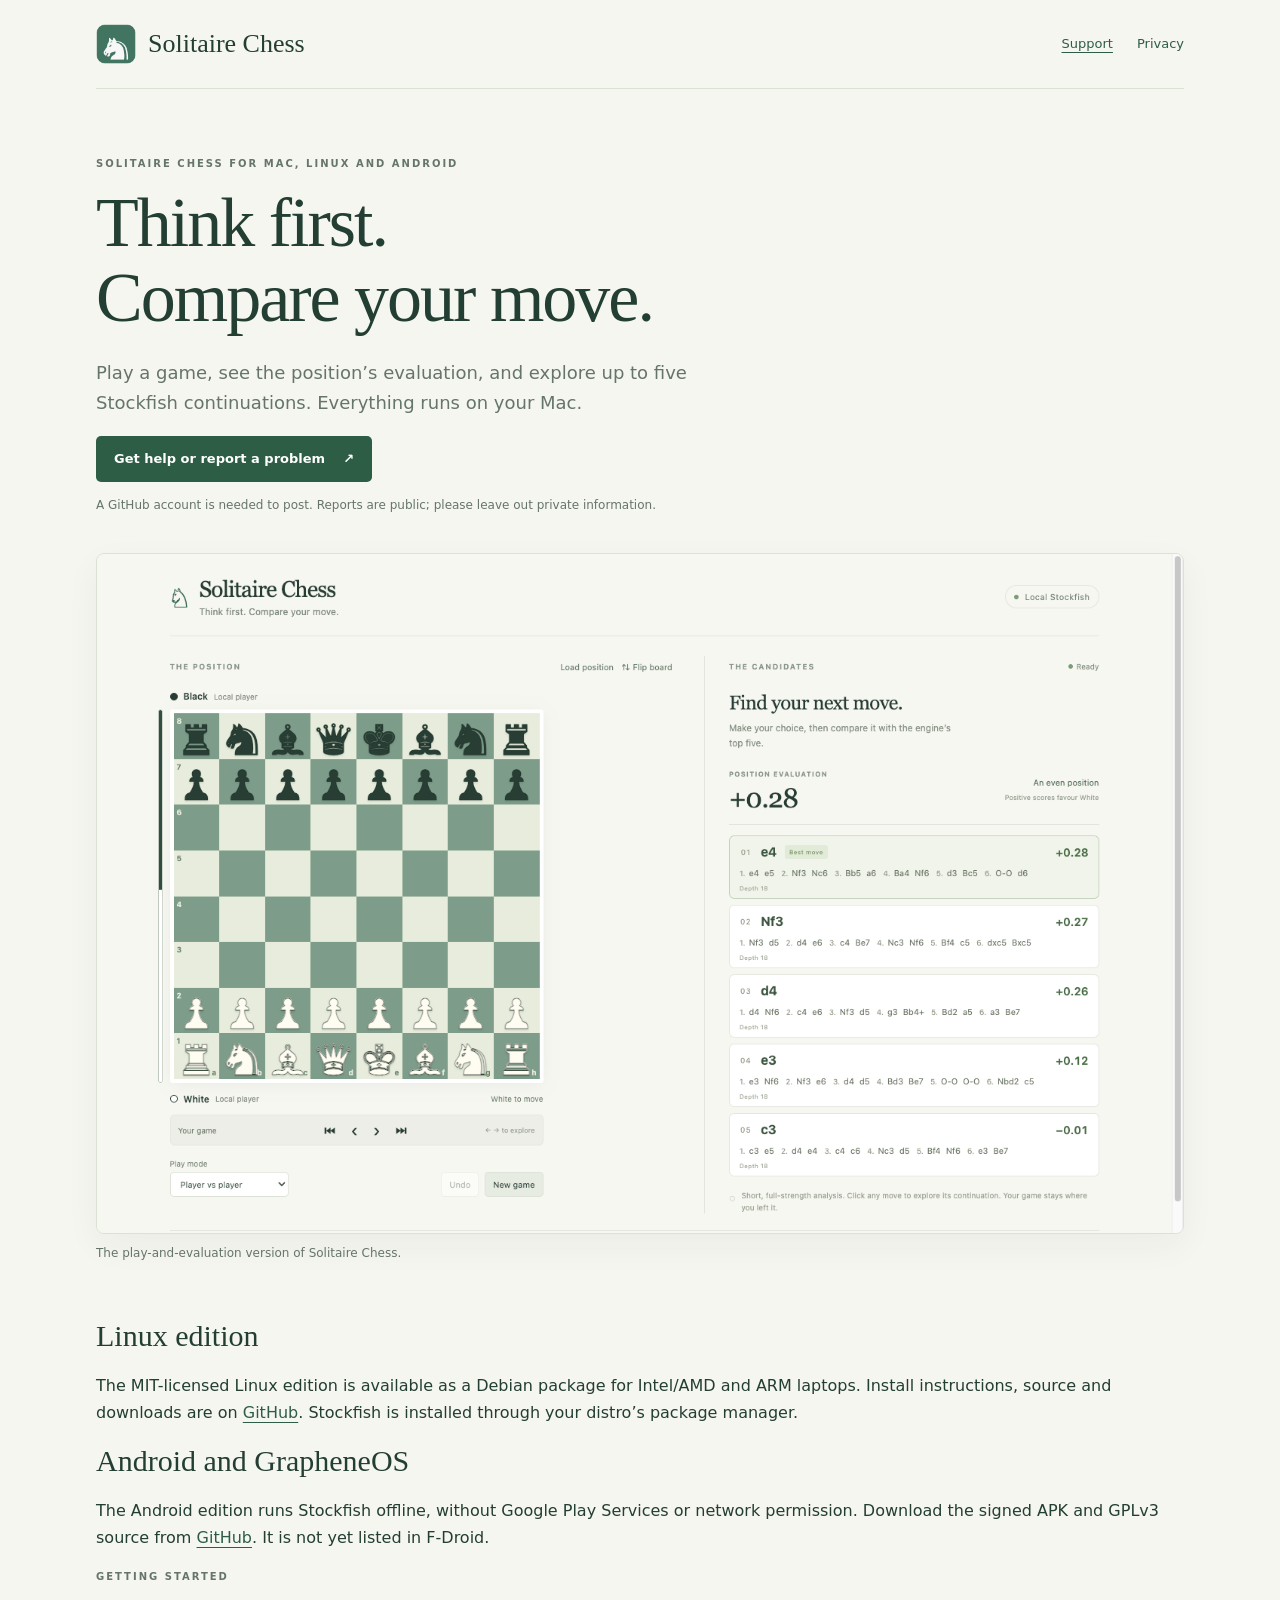
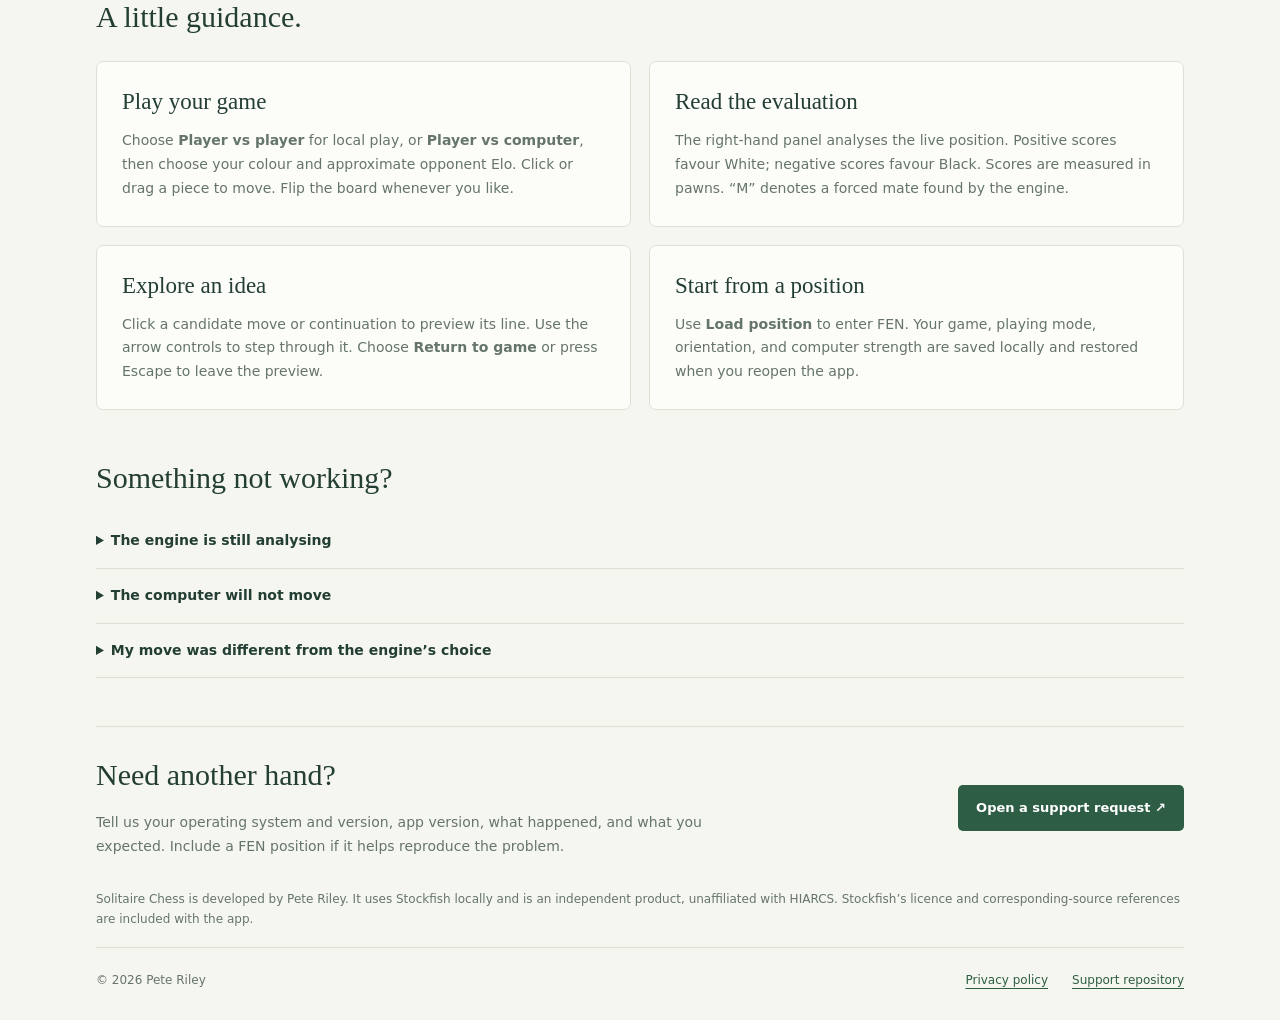
<file: index.html>
<!doctype html>
<html lang="en">
<head>
  <meta charset="utf-8">
  <meta name="viewport" content="width=device-width,initial-scale=1">
  <title>Solitaire Chess — Support</title>
  <meta name="description" content="Support for Solitaire Chess for Mac, Linux and Android: play, compare Stockfish evaluations, and explore candidate moves offline.">
  <link rel="icon" href="assets/icon.png">
  <link rel="stylesheet" href="style.css">
</head>
<body>
  <a class="skip" href="#main">Skip to content</a>
  <div class="shell">
    <header><a class="brand" href="./"><img src="assets/icon.png" alt="" width="40" height="40">Solitaire Chess</a><nav aria-label="Main"><a href="#help" aria-current="page">Support</a><a href="privacy.html">Privacy</a></nav></header>
    <main id="main">
      <section class="intro">
        <p class="eyebrow">SOLITAIRE CHESS FOR MAC, LINUX AND ANDROID</p>
        <h1>Think first.<br>Compare your move.</h1>
        <p class="lede">Play a game, see the position’s evaluation, and explore up to five Stockfish continuations. Everything runs on your Mac.</p>
        <a class="button" href="https://github.com/thepeteriley/solitaire-chess-support/issues/new/choose">Get help or report a problem <span aria-hidden="true">↗</span></a>
        <p class="small">A GitHub account is needed to post. Reports are public; please leave out private information.</p>
      </section>
      <figure><img class="screenshot" src="assets/solitaire-chess.png" width="1440" height="900" alt="Solitaire Chess showing the chessboard on the left and numerical position evaluation with five candidate continuations on the right."><figcaption>The play-and-evaluation version of Solitaire Chess.</figcaption></figure>
      <section class="help"><h2>Linux edition</h2><p>The MIT-licensed Linux edition is available as a Debian package for Intel/AMD and ARM laptops. Install instructions, source and downloads are on <a href="https://github.com/thepeteriley/solitaire-chess-linux">GitHub</a>. Stockfish is installed through your distro’s package manager.</p></section>
      <section class="help"><h2>Android and GrapheneOS</h2><p>The Android edition runs Stockfish offline, without Google Play Services or network permission. Download the signed APK and GPLv3 source from <a href="https://github.com/thepeteriley/solitaire-chess-android/releases/latest">GitHub</a>. It is not yet listed in F-Droid.</p></section>
      <section id="help" class="help">
        <p class="eyebrow">GETTING STARTED</p><h2>A little guidance.</h2>
        <div class="cards">
          <article><h3>Play your game</h3><p>Choose <strong>Player vs player</strong> for local play, or <strong>Player vs computer</strong>, then choose your colour and approximate opponent Elo. Click or drag a piece to move. Flip the board whenever you like.</p></article>
          <article><h3>Read the evaluation</h3><p>The right-hand panel analyses the live position. Positive scores favour White; negative scores favour Black. Scores are measured in pawns. “M” denotes a forced mate found by the engine.</p></article>
          <article><h3>Explore an idea</h3><p>Click a candidate move or continuation to preview its line. Use the arrow controls to step through it. Choose <strong>Return to game</strong> or press Escape to leave the preview.</p></article>
          <article><h3>Start from a position</h3><p>Use <strong>Load position</strong> to enter FEN. Your game, playing mode, orientation, and computer strength are saved locally and restored when you reopen the app.</p></article>
        </div>
      </section>
      <section class="troubleshooting"><h2>Something not working?</h2>
        <details><summary>The engine is still analysing</summary><p>Analysis normally completes within a few seconds. Changing position starts a fresh search. If the engine remains unavailable, quit and reopen the app, then report the message you see.</p></details>
        <details><summary>The computer will not move</summary><p>Check that you selected Player vs computer and that it is the computer’s turn. Leave variation preview or history review to return to the live game. Also check whether the game has ended.</p></details>
        <details><summary>My move was different from the engine’s choice</summary><p>Engine lines are estimates from a limited search. They are helpful candidates, not a guarantee. The computer opponent’s Elo is approximate, and reducing its strength does not reduce the analysis engine’s strength.</p></details>
      </section>
      <section class="contact"><div><h2>Need another hand?</h2><p>Tell us your operating system and version, app version, what happened, and what you expected. Include a FEN position if it helps reproduce the problem.</p></div><a class="button" href="https://github.com/thepeteriley/solitaire-chess-support/issues/new/choose">Open a support request ↗</a></section>
      <p class="small">Solitaire Chess is developed by Pete Riley. It uses Stockfish locally and is an independent product, unaffiliated with HIARCS. Stockfish’s licence and corresponding-source references are included with the app.</p>
    </main>
    <footer><span>© 2026 Pete Riley</span><a href="privacy.html">Privacy policy</a><a href="https://github.com/thepeteriley/solitaire-chess-support">Support repository</a></footer>
  </div>
</body>
</html>
</file>
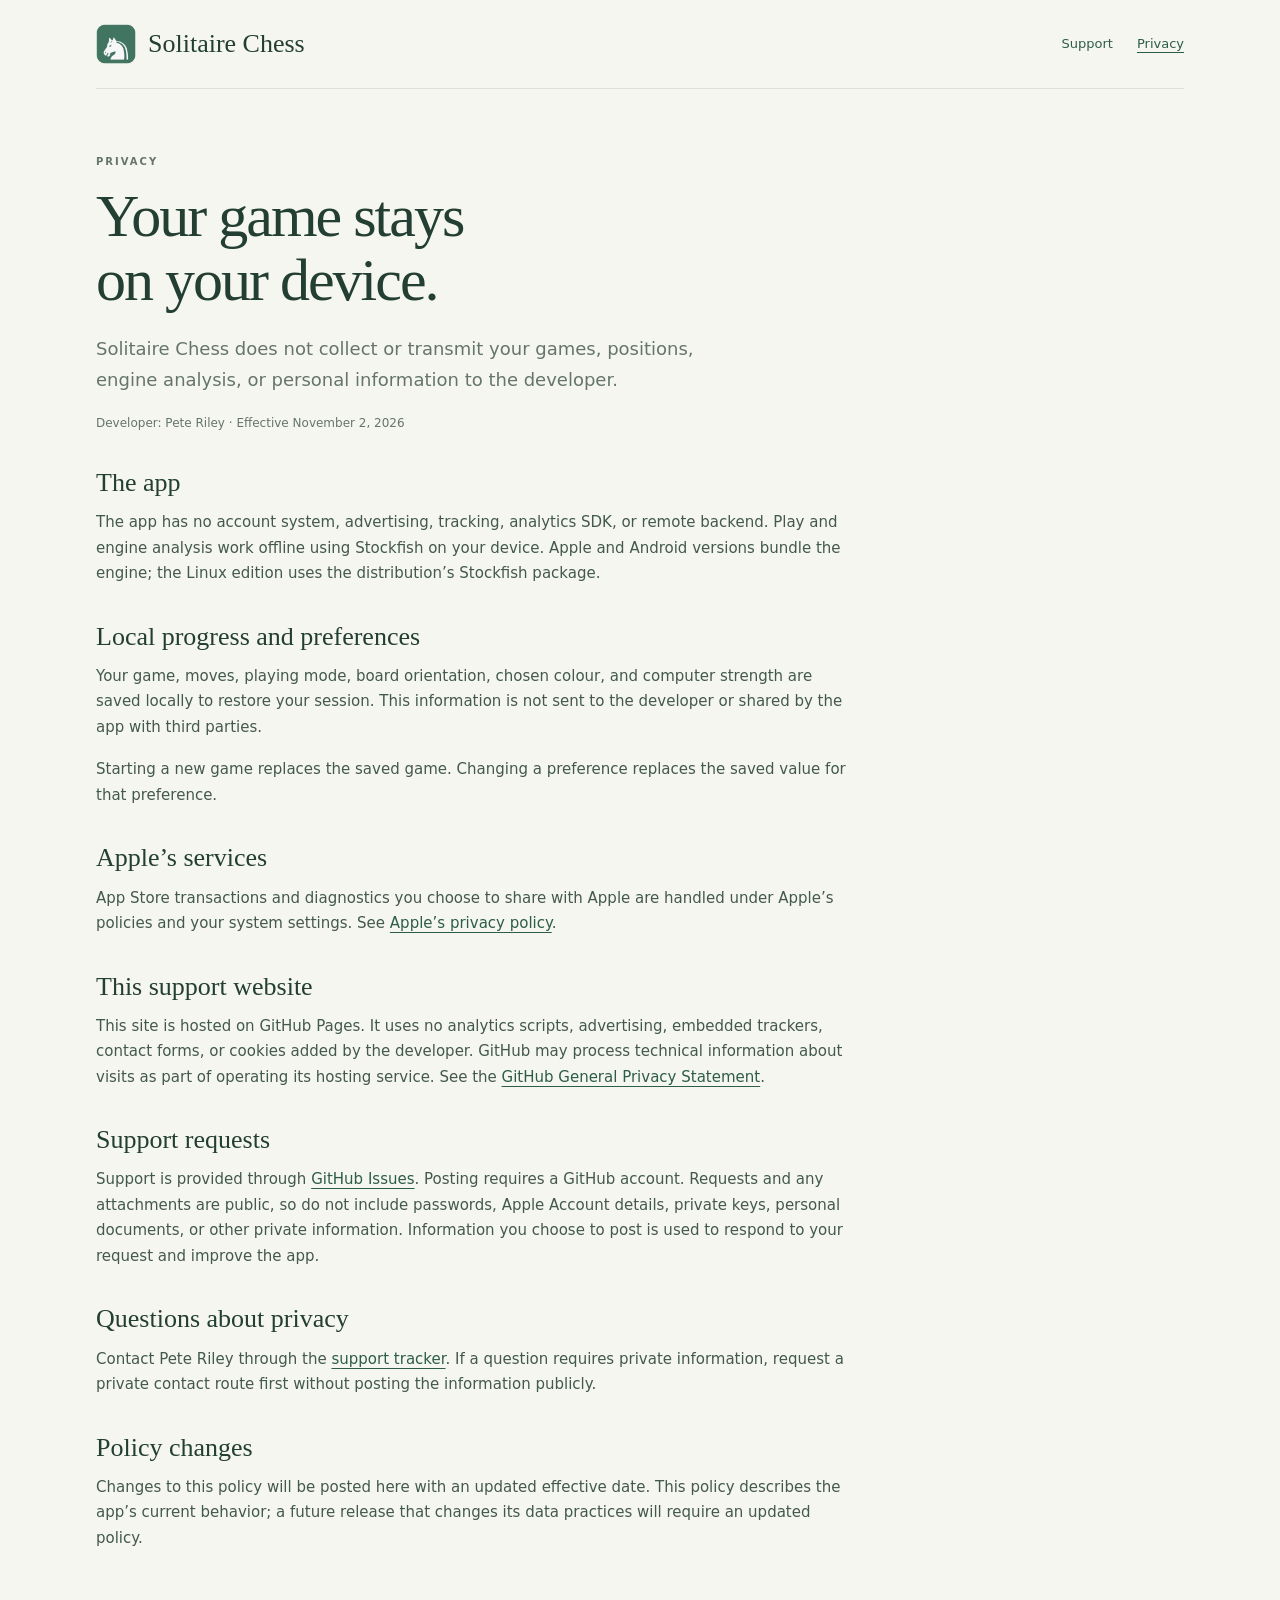
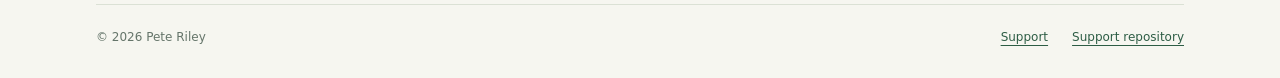
<file: privacy.html>
<!doctype html>
<html lang="en">
<head>
  <meta charset="utf-8"><meta name="viewport" content="width=device-width,initial-scale=1">
  <title>Solitaire Chess — Privacy Policy</title>
  <meta name="description" content="Privacy policy for Solitaire Chess and its GitHub-hosted support site.">
  <link rel="icon" href="assets/icon.png"><link rel="stylesheet" href="style.css">
</head>
<body>
  <a class="skip" href="#main">Skip to content</a>
  <div class="shell">
    <header><a class="brand" href="./"><img src="assets/icon.png" alt="" width="40" height="40">Solitaire Chess</a><nav aria-label="Main"><a href="./#help">Support</a><a href="privacy.html" aria-current="page">Privacy</a></nav></header>
    <main id="main" class="policy">
      <p class="eyebrow">PRIVACY</p><h1>Your game stays<br>on your device.</h1>
      <p class="lede">Solitaire Chess does not collect or transmit your games, positions, engine analysis, or personal information to the developer.</p>
      <p class="small">Developer: Pete Riley · Effective November 2, 2026</p>
      <h2>The app</h2>
      <p>The app has no account system, advertising, tracking, analytics SDK, or remote backend. Play and engine analysis work offline using Stockfish on your device. Apple and Android versions bundle the engine; the Linux edition uses the distribution’s Stockfish package.</p>
      <h2>Local progress and preferences</h2>
      <p>Your game, moves, playing mode, board orientation, chosen colour, and computer strength are saved locally to restore your session. This information is not sent to the developer or shared by the app with third parties.</p>
      <p>Starting a new game replaces the saved game. Changing a preference replaces the saved value for that preference.</p>
      <h2>Apple’s services</h2>
      <p>App Store transactions and diagnostics you choose to share with Apple are handled under Apple’s policies and your system settings. See <a href="https://www.apple.com/legal/privacy/">Apple’s privacy policy</a>.</p>
      <h2>This support website</h2>
      <p>This site is hosted on GitHub Pages. It uses no analytics scripts, advertising, embedded trackers, contact forms, or cookies added by the developer. GitHub may process technical information about visits as part of operating its hosting service. See the <a href="https://docs.github.com/en/site-policy/privacy-policies/github-general-privacy-statement">GitHub General Privacy Statement</a>.</p>
      <h2>Support requests</h2>
      <p>Support is provided through <a href="https://github.com/thepeteriley/solitaire-chess-support/issues">GitHub Issues</a>. Posting requires a GitHub account. Requests and any attachments are public, so do not include passwords, Apple Account details, private keys, personal documents, or other private information. Information you choose to post is used to respond to your request and improve the app.</p>
      <h2>Questions about privacy</h2>
      <p>Contact Pete Riley through the <a href="https://github.com/thepeteriley/solitaire-chess-support/issues/new/choose">support tracker</a>. If a question requires private information, request a private contact route first without posting the information publicly.</p>
      <h2>Policy changes</h2>
      <p>Changes to this policy will be posted here with an updated effective date. This policy describes the app’s current behavior; a future release that changes its data practices will require an updated policy.</p>
    </main>
    <footer><span>© 2026 Pete Riley</span><a href="./">Support</a><a href="https://github.com/thepeteriley/solitaire-chess-support">Support repository</a></footer>
  </div>
</body>
</html>
</file>
<file: style.css>
:root{color-scheme:light;--paper:#f6f6f0;--ink:#233e33;--muted:#65756a;--line:#dbe1d5;--green:#2d5d45}*{box-sizing:border-box}html{scroll-behavior:smooth}body{margin:0;background:var(--paper);color:var(--ink);font:16px/1.7 system-ui,-apple-system,BlinkMacSystemFont,"Segoe UI",sans-serif}.shell{max-width:1160px;margin:auto;padding:0 36px}a{color:var(--green);text-underline-offset:4px}a:hover{text-decoration-thickness:2px}a:focus-visible,summary:focus-visible{outline:3px solid #b87d2e;outline-offset:5px}header{display:flex;justify-content:space-between;align-items:center;padding:24px 0;border-bottom:1px solid var(--line);gap:24px}.brand{display:flex;align-items:center;gap:12px;font:26px Georgia,serif;color:var(--ink);text-decoration:none}.brand img{border-radius:9px}nav{display:flex;gap:24px;font-size:13px}nav a{text-decoration:none}nav a[aria-current=page]{text-decoration:underline}.intro{padding:66px 0 38px;max-width:760px}.eyebrow{font-size:10px;font-weight:700;letter-spacing:2px;color:var(--muted);margin:0 0 14px}h1{font:normal clamp(42px,6.5vw,70px)/1.07 Georgia,serif;letter-spacing:-2px;margin:0 0 22px}h2{font:normal 30px/1.2 Georgia,serif;margin:0 0 18px}h3{font:normal 23px/1.3 Georgia,serif;margin:0 0 12px}p{margin:0 0 17px}.lede{font-size:18px;line-height:1.7;color:var(--muted);max-width:650px}.button{display:inline-flex;align-items:center;gap:18px;padding:12px 18px;background:var(--green);color:white;border-radius:5px;text-decoration:none;font-size:13px;font-weight:600}.button:hover{background:#204b36}.small,figcaption{font-size:12px;color:var(--muted)}.intro .small{margin:13px 0 0;max-width:560px}figure{margin:0 0 54px}figure img{display:block;width:100%;height:auto;border:1px solid var(--line);border-radius:8px;box-shadow:0 12px 35px #1833260c}figcaption{margin-top:9px}.help{scroll-margin-top:24px}.cards{display:grid;grid-template-columns:1fr 1fr;gap:18px;margin:26px 0 50px}.cards article{padding:25px;background:#fcfcf8;border:1px solid var(--line);border-radius:7px}.cards p{color:var(--muted);font-size:14px;margin:0}.troubleshooting{margin:0 0 48px}details{border-bottom:1px solid var(--line);padding:15px 0}summary{cursor:pointer;font-weight:600;font-size:14px}details p{max-width:750px;font-size:14px;color:var(--muted);margin:14px 0 0}.contact{display:flex;align-items:center;justify-content:space-between;gap:30px;border-top:1px solid var(--line);padding:30px 0}.contact p{max-width:620px;font-size:14px;color:var(--muted);margin:0}.contact .button{flex-shrink:0}.policy{max-width:760px;padding:64px 0 36px}.policy h1{font-size:clamp(40px,6vw,60px)}.policy h2{margin:34px 0 12px;font-size:26px}.policy>p:not(.lede):not(.eyebrow):not(.small){font-size:15px;color:#43594b}footer{display:flex;gap:24px;padding:22px 0 30px;border-top:1px solid var(--line);font-size:12px;color:var(--muted)}footer span{margin-right:auto}.skip{position:absolute;left:16px;top:-100px;background:white;padding:10px;z-index:2}.skip:focus{top:12px}@media(max-width:650px){.shell{padding:0 22px}header{padding:18px 0;gap:16px}.brand{font-size:21px;gap:8px}.brand img{width:30px;height:30px}nav{gap:14px;font-size:12px}.intro{padding-top:42px}h1{letter-spacing:-1px}.lede{font-size:16px}.cards{grid-template-columns:1fr;gap:12px}.contact{flex-direction:column;align-items:flex-start}.contact .button{white-space:normal}footer{gap:14px;flex-wrap:wrap}footer span{width:100%}.policy{padding-top:42px}}@media(prefers-reduced-motion:reduce){html{scroll-behavior:auto}}
</file>
